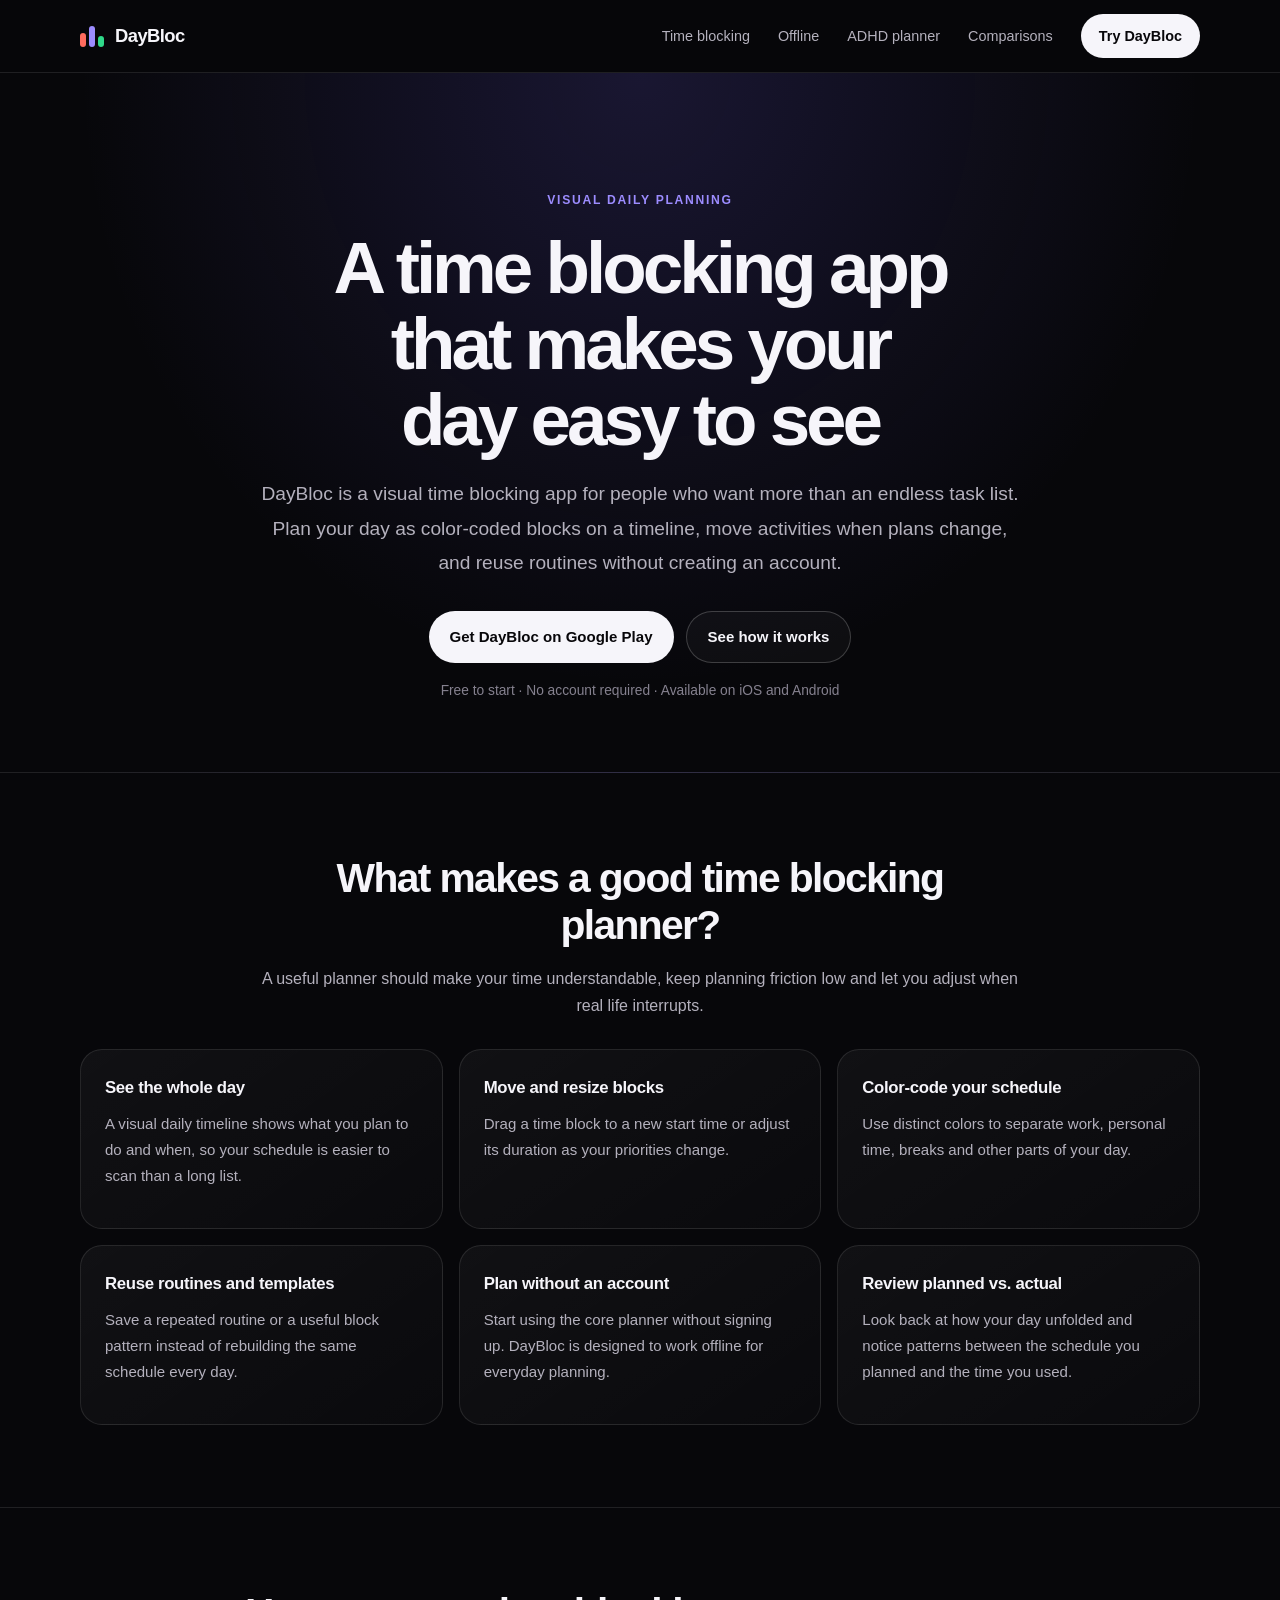
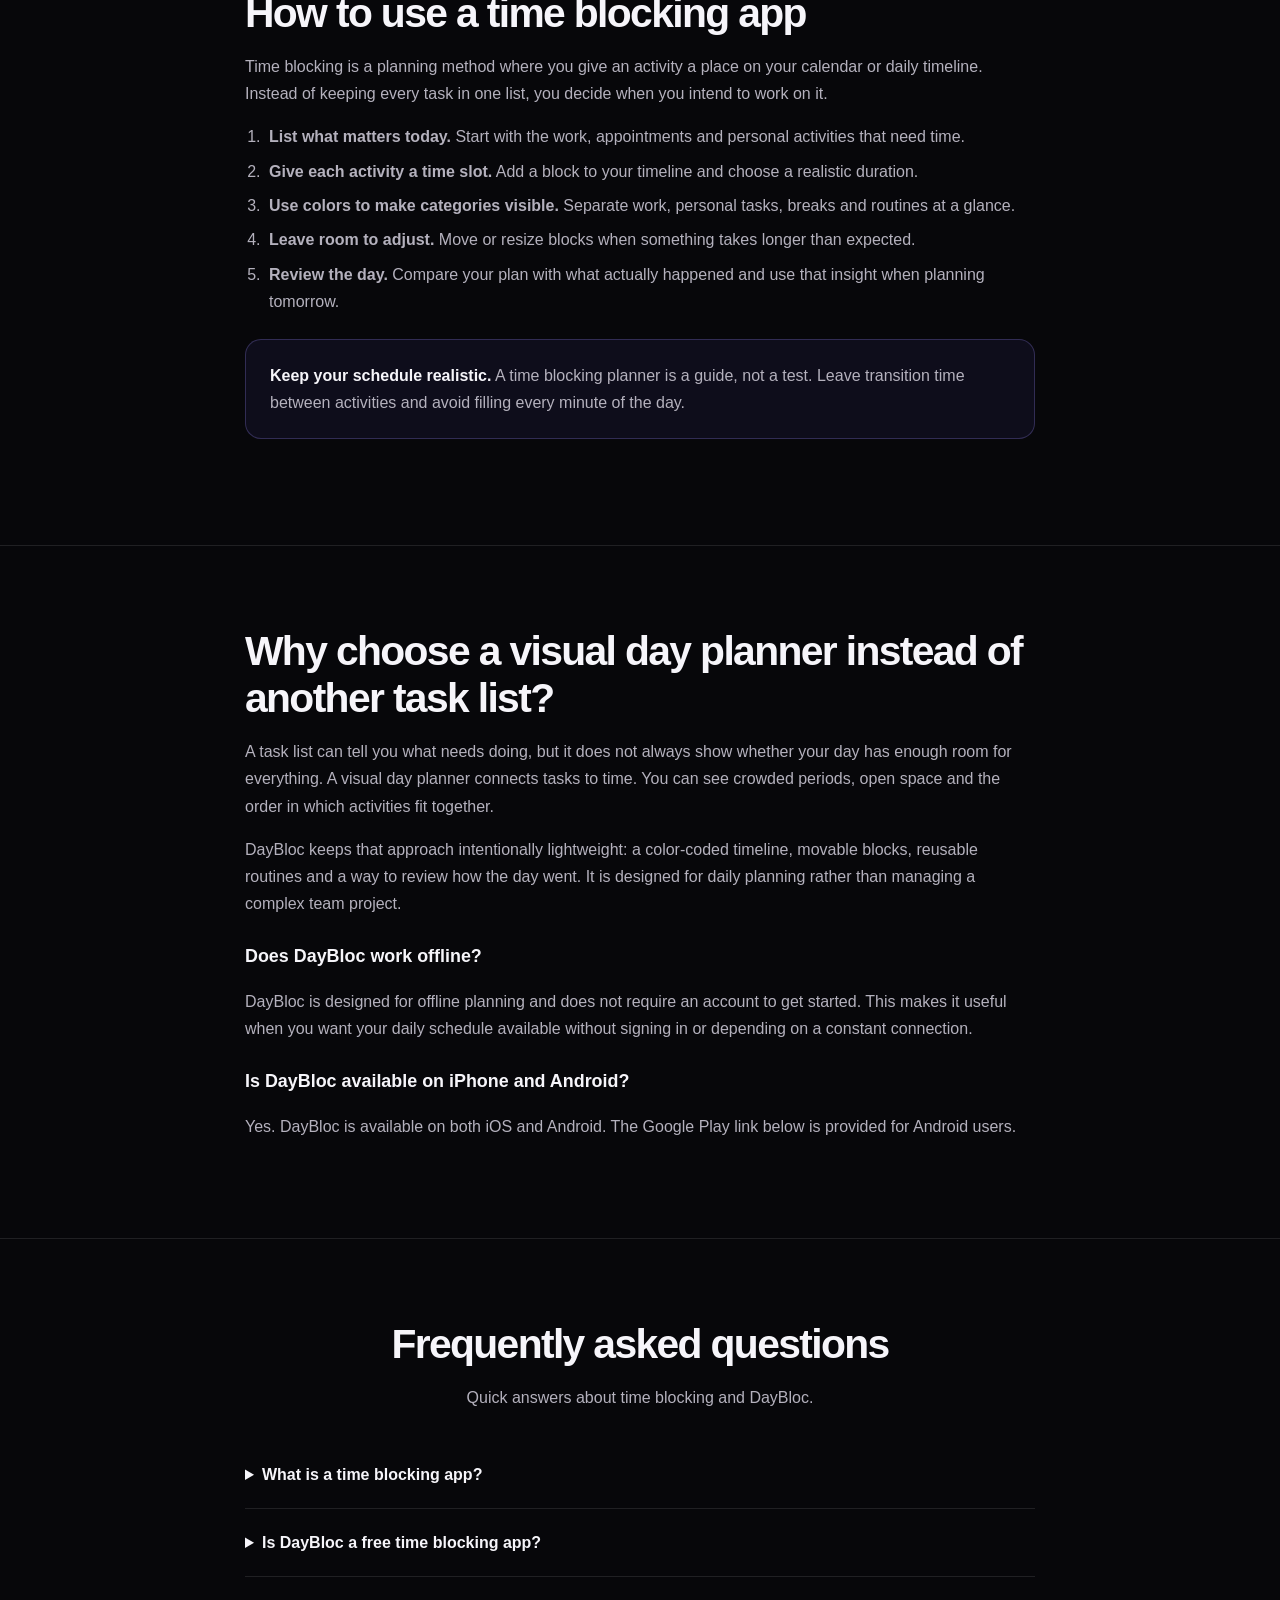
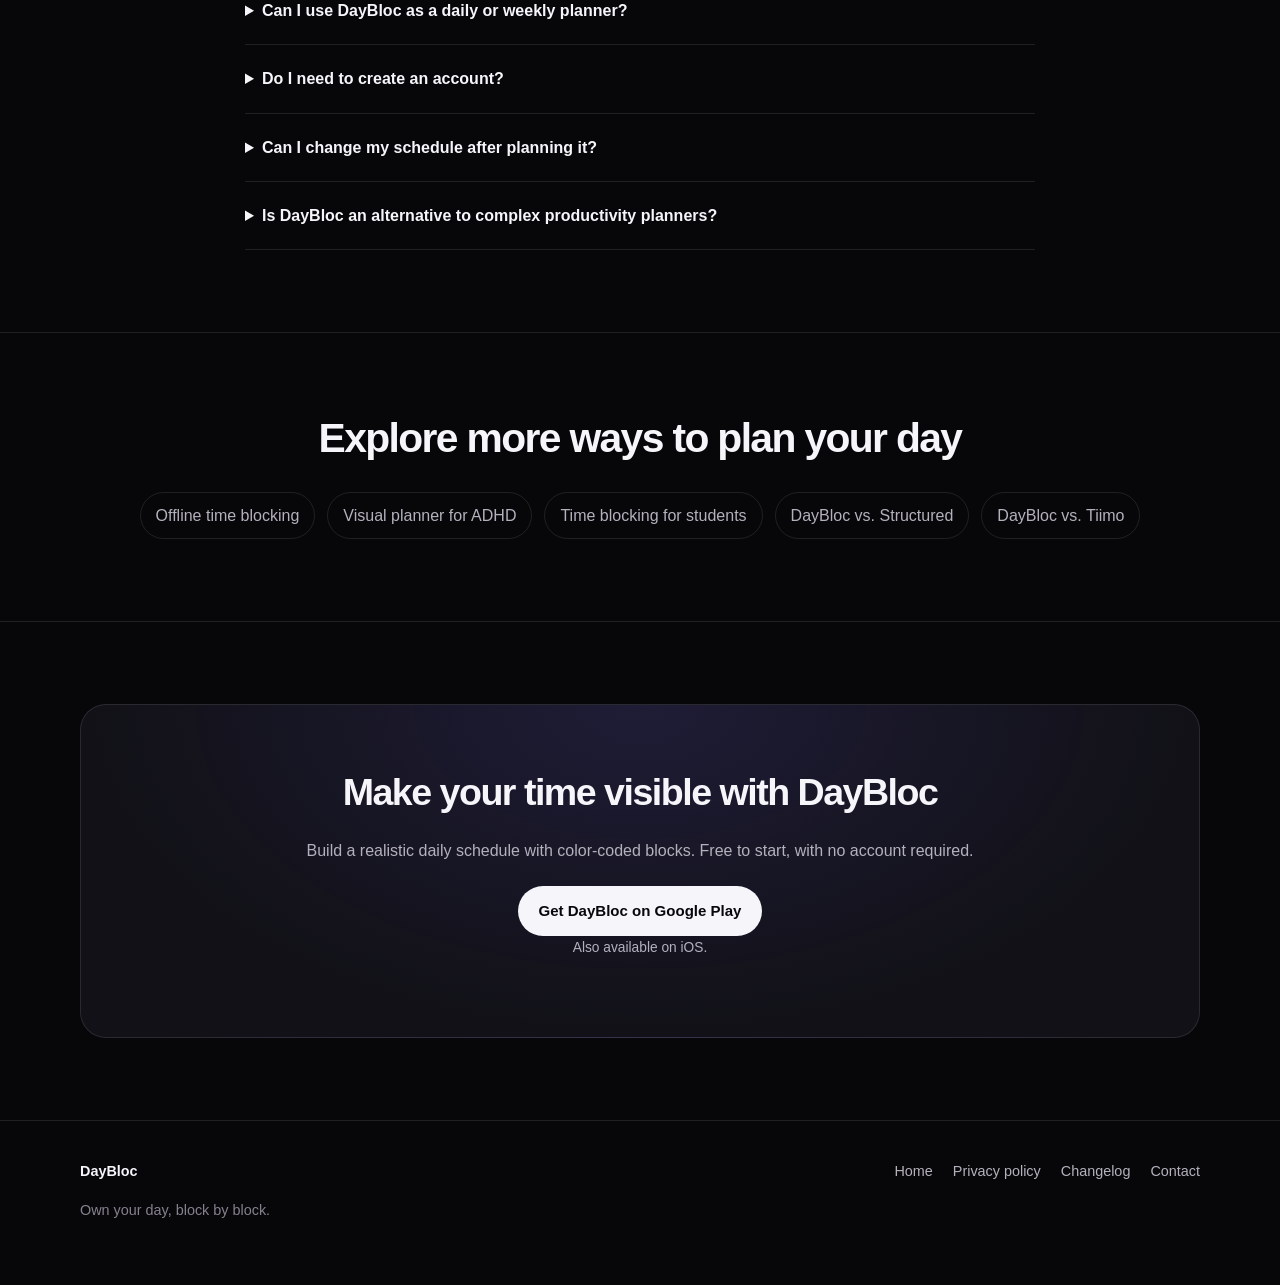
<file: adhd-planner/index.html>
<!doctype html>
<html lang="en">
<head>
  <meta charset="utf-8">
  <meta name="viewport" content="width=device-width, initial-scale=1">
  <title>Time Blocking App for Daily Planning | DayBloc</title>
  <meta name="description" content="Looking for a time blocking app? Plan your day on a visual timeline with color-coded blocks, reusable routines and offline planning. No account needed.">
  <meta name="robots" content="index,follow">
  <link rel="canonical" href="https://daybloc.app/time-blocking-app/">
  <meta property="og:type" content="website">
  <meta property="og:title" content="Time Blocking App for Daily Planning | DayBloc">
  <meta property="og:description" content="Build a realistic daily schedule with visual time blocks, reusable routines and offline planning.">
  <meta name="twitter:card" content="summary">
  <link rel="icon" href="../favicon.svg" type="image/svg+xml">
  <link rel="preconnect" href="https://api.fontshare.com">
  <link href="https://api.fontshare.com/v2/css?f[]=clash-display@600,700&amp;f[]=general-sans@400,500,600&amp;display=swap" rel="stylesheet">
  <link href="../assets/css/seo.css" rel="stylesheet">
  <script type="application/ld+json">
  {
    "@context":"https://schema.org",
    "@type":"SoftwareApplication",
    "name":"DayBloc",
    "applicationCategory":"ProductivityApplication",
    "operatingSystem":"iOS, Android",
    "url":"https://daybloc.app/",
    "description":"A visual time blocking app for daily planning with color-coded blocks, reusable routines and offline use.",
    "downloadUrl":"https://play.google.com/store/apps/details?id=com.daybloc.app",
    "offers":{"@type":"Offer","price":"0","priceCurrency":"USD"}
  }
  </script>
</head>
<body>
<header class="site-header">
  <div class="wrap nav">
    <a class="brand" href="../"><span class="brand-mark" aria-hidden="true"><i></i><i></i><i></i></span>DayBloc</a>
    <nav class="nav-links" aria-label="Main navigation">
      <a href="../time-blocking-app/" aria-current="page">Time blocking</a>
      <a href="../offline-time-blocking/">Offline</a>
      <a href="../adhd-planner/">ADHD planner</a>
      <a href="../vs/structured/">Comparisons</a>
      <a class="nav-cta" href="#download">Try DayBloc</a>
    </nav>
  </div>
</header>
<main>
  <section class="hero">
    <div class="wrap">
      <span class="eyebrow">VISUAL DAILY PLANNING</span>
      <h1>A time blocking app that makes your day easy to see</h1>
      <p class="lead">DayBloc is a visual time blocking app for people who want more than an endless task list. Plan your day as color-coded blocks on a timeline, move activities when plans change, and reuse routines without creating an account.</p>
      <div class="actions">
        <a class="btn btn-primary" href="https://play.google.com/store/apps/details?id=com.daybloc.app&referrer=utm_source%3Dweb%26utm_medium%3Dlanding%26utm_campaign%3Dweb" target="_blank" rel="noopener">Get DayBloc on Google Play</a>
        <a class="btn btn-secondary" href="#how-it-works">See how it works</a>
      </div>
      <p class="trust-line">Free to start · No account required · Available on iOS and Android</p>
    </div>
  </section>

  <section class="content-section">
    <div class="wrap">
      <div class="section-heading">
        <h2>What makes a good time blocking planner?</h2>
        <p>A useful planner should make your time understandable, keep planning friction low and let you adjust when real life interrupts.</p>
      </div>
      <div class="feature-grid">
        <article class="feature-card"><h3>See the whole day</h3><p>A visual daily timeline shows what you plan to do and when, so your schedule is easier to scan than a long list.</p></article>
        <article class="feature-card"><h3>Move and resize blocks</h3><p>Drag a time block to a new start time or adjust its duration as your priorities change.</p></article>
        <article class="feature-card"><h3>Color-code your schedule</h3><p>Use distinct colors to separate work, personal time, breaks and other parts of your day.</p></article>
        <article class="feature-card"><h3>Reuse routines and templates</h3><p>Save a repeated routine or a useful block pattern instead of rebuilding the same schedule every day.</p></article>
        <article class="feature-card"><h3>Plan without an account</h3><p>Start using the core planner without signing up. DayBloc is designed to work offline for everyday planning.</p></article>
        <article class="feature-card"><h3>Review planned vs. actual</h3><p>Look back at how your day unfolded and notice patterns between the schedule you planned and the time you used.</p></article>
      </div>
    </div>
  </section>

  <section class="content-section" id="how-it-works">
    <div class="wrap section-copy">
      <h2>How to use a time blocking app</h2>
      <p>Time blocking is a planning method where you give an activity a place on your calendar or daily timeline. Instead of keeping every task in one list, you decide when you intend to work on it.</p>
      <ol>
        <li><strong>List what matters today.</strong> Start with the work, appointments and personal activities that need time.</li>
        <li><strong>Give each activity a time slot.</strong> Add a block to your timeline and choose a realistic duration.</li>
        <li><strong>Use colors to make categories visible.</strong> Separate work, personal tasks, breaks and routines at a glance.</li>
        <li><strong>Leave room to adjust.</strong> Move or resize blocks when something takes longer than expected.</li>
        <li><strong>Review the day.</strong> Compare your plan with what actually happened and use that insight when planning tomorrow.</li>
      </ol>
      <div class="callout"><strong>Keep your schedule realistic.</strong> A time blocking planner is a guide, not a test. Leave transition time between activities and avoid filling every minute of the day.</div>
    </div>
  </section>

  <section class="content-section">
    <div class="wrap section-copy">
      <h2>Why choose a visual day planner instead of another task list?</h2>
      <p>A task list can tell you what needs doing, but it does not always show whether your day has enough room for everything. A visual day planner connects tasks to time. You can see crowded periods, open space and the order in which activities fit together.</p>
      <p>DayBloc keeps that approach intentionally lightweight: a color-coded timeline, movable blocks, reusable routines and a way to review how the day went. It is designed for daily planning rather than managing a complex team project.</p>
      <h3>Does DayBloc work offline?</h3>
      <p>DayBloc is designed for offline planning and does not require an account to get started. This makes it useful when you want your daily schedule available without signing in or depending on a constant connection.</p>
      <h3>Is DayBloc available on iPhone and Android?</h3>
      <p>Yes. DayBloc is available on both iOS and Android. The Google Play link below is provided for Android users.</p>
    </div>
  </section>

  <section class="content-section">
    <div class="wrap">
      <div class="section-heading"><h2>Frequently asked questions</h2><p>Quick answers about time blocking and DayBloc.</p></div>
      <div class="faq-list">
        <details><summary>What is a time blocking app?</summary><p>A time blocking app helps you assign activities to specific periods of the day. It displays your plans on a timeline so you can see how your time is allocated.</p></details>
        <details><summary>Is DayBloc a free time blocking app?</summary><p>DayBloc is free to start. Some additional features are offered through DayBloc Pro. Check the in-app plan details for the current feature and pricing information.</p></details>
        <details><summary>Can I use DayBloc as a daily or weekly planner?</summary><p>Yes. DayBloc is designed around visual time blocks for planning your day and reviewing your schedule. You can reuse routines and templates when building recurring patterns.</p></details>
        <details><summary>Do I need to create an account?</summary><p>No account is required to start using DayBloc.</p></details>
        <details><summary>Can I change my schedule after planning it?</summary><p>Yes. You can move and resize blocks as your day changes, rather than rebuilding the entire plan from scratch.</p></details>
        <details><summary>Is DayBloc an alternative to complex productivity planners?</summary><p>DayBloc focuses on a simple visual daily timeline, color-coded blocks and reusable routines. It may suit people who want a focused day planner rather than a broad project-management workspace.</p></details>
      </div>
    </div>
  </section>

  <section class="content-section">
    <div class="wrap">
      <div class="section-heading"><h2>Explore more ways to plan your day</h2></div>
      <div class="internal-links">
        <a href="../offline-time-blocking/">Offline time blocking</a>
        <a href="../adhd-planner/">Visual planner for ADHD</a>
        <a href="../time-blocking-for-students/">Time blocking for students</a>
        <a href="../vs/structured/">DayBloc vs. Structured</a>
        <a href="../vs/tiimo/">DayBloc vs. Tiimo</a>
      </div>
    </div>
  </section>

  <section class="content-section" id="download">
    <div class="wrap"><div class="download-panel">
      <h2>Make your time visible with DayBloc</h2>
      <p>Build a realistic daily schedule with color-coded blocks. Free to start, with no account required.</p>
      <a class="btn btn-primary" href="https://play.google.com/store/apps/details?id=com.daybloc.app&referrer=utm_source%3Dweb%26utm_medium%3Dlanding%26utm_campaign%3Dweb" target="_blank" rel="noopener">Get DayBloc on Google Play</a>
      <p class="trust-line">Also available on iOS.</p>
    </div></div>
  </section>
</main>
<footer><div class="wrap footer-top">
  <div><strong>DayBloc</strong><p>Own your day, block by block.</p></div>
  <div class="footer-links"><a href="../">Home</a><a href="../privacy_policy.txt">Privacy policy</a><a href="../changelog/">Changelog</a><a href="mailto:dayblocapp@gmail.com">Contact</a></div>
</div></footer>
</body>
</html>
</file>
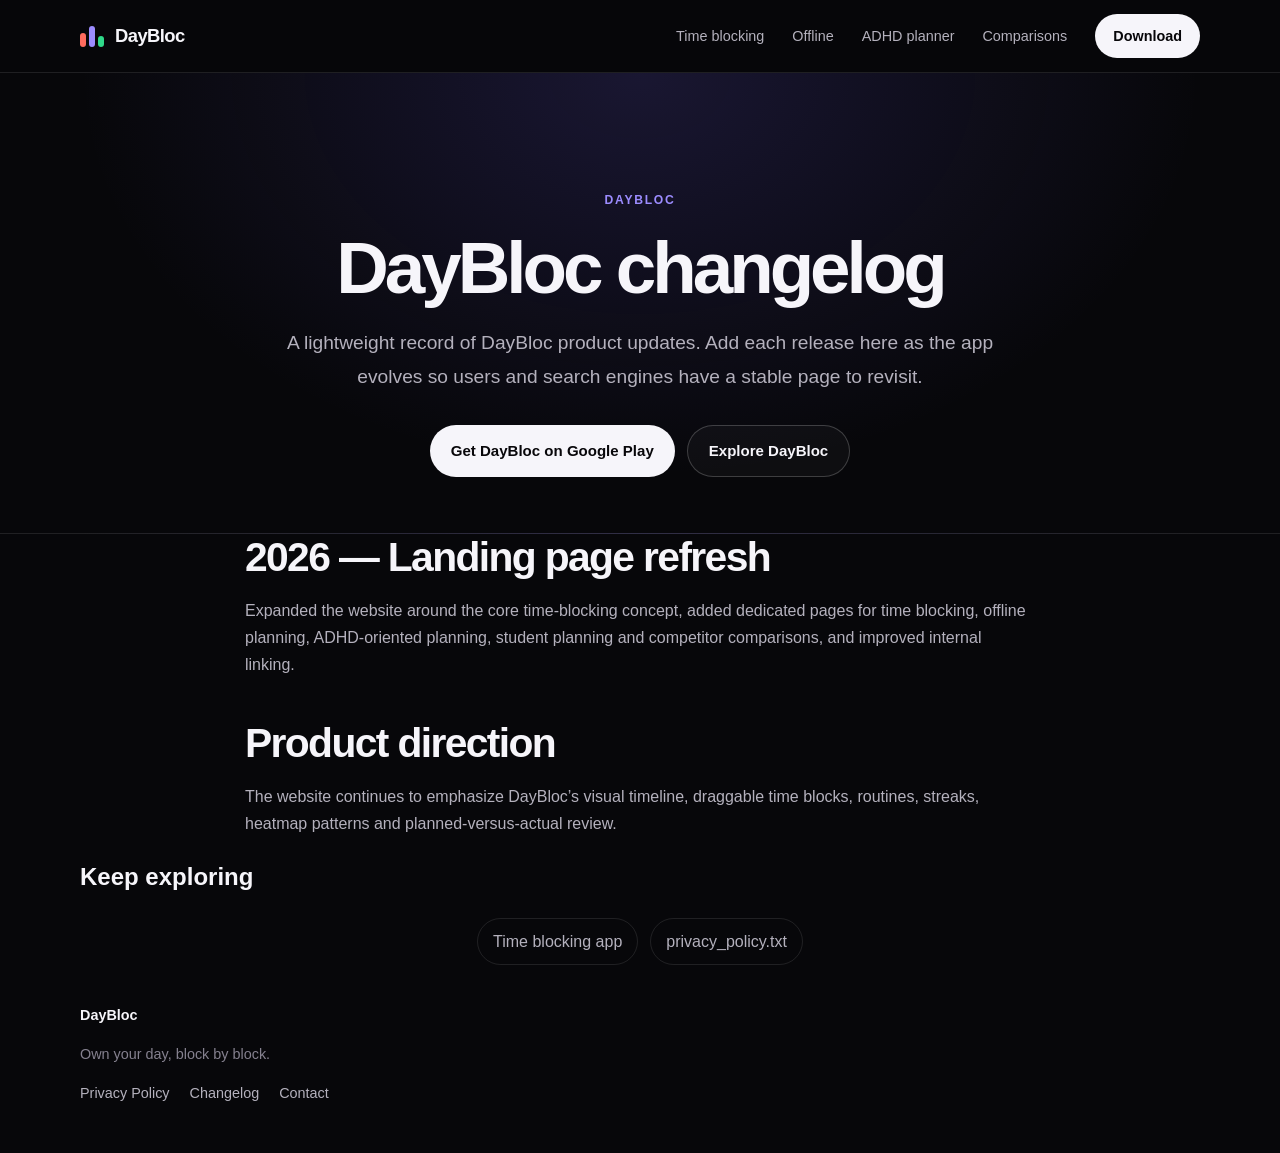
<file: changelog/index.html>
<!doctype html>
<html lang="en">
 <head>
  <meta charset="utf-8"/>
  <meta content="width=device-width,initial-scale=1" name="viewport"/>
  <title>
   DayBloc Changelog | Updates
  </title>
  <meta content="DayBloc updates, improvements and product changes." name="description"/>
  <meta content="index,follow" name="robots"/>
  <link href="https://daybloc.app/changelog/" rel="canonical"/>
  <link href="../assets/css/seo.css" rel="stylesheet"/>
  <link href="../favicon.svg" rel="icon"/>
  <link href="https://api.fontshare.com" rel="preconnect"/>
  <link href="https://api.fontshare.com/v2/css?f[]=clash-display@600,700&amp;f[]=general-sans@400,500,600&amp;display=swap" rel="stylesheet"/>
 </head>
 <body>
  <header class="site-header">
   <div class="wrap nav">
    <a class="brand" href="../">
     <span class="brand-mark">
      <i>
      </i>
      <i>
      </i>
      <i>
      </i>
     </span>
     DayBloc
    </a>
    <nav class="nav-links">
     <a href="../time-blocking-app/">
      Time blocking
     </a>
     <a href="../offline-time-blocking/">
      Offline
     </a>
     <a href="../adhd-planner/">
      ADHD planner
     </a>
     <a href="../vs/structured/">
      Comparisons
     </a>
     <a class="nav-cta" href="https://play.google.com/store/apps/details?id=com.daybloc.app">
      Download
     </a>
    </nav>
   </div>
  </header>
  <main>
   <section class="hero">
    <div class="wrap">
     <span class="eyebrow">
      DAYBLOC
     </span>
     <h1>
      DayBloc changelog
     </h1>
     <p class="lead">
      A lightweight record of DayBloc product updates. Add each release here as the app evolves so users and search engines have a stable page to revisit.
     </p>
     <div class="actions">
      <a class="btn btn-primary" href="https://play.google.com/store/apps/details?id=com.daybloc.app">
       Get DayBloc on Google Play
      </a>
      <a class="btn btn-secondary" href="../">
       Explore DayBloc
      </a>
     </div>
    </div>
   </section>
   <div class="section-copy">
    <h2>
     2026 &mdash; Landing page refresh
    </h2>
    <p>
     Expanded the website around the core time-blocking concept, added dedicated pages for time blocking, offline planning, ADHD-oriented planning, student planning and competitor comparisons, and improved internal linking.
    </p>
   </div>
   <div class="section-copy">
    <h2>
     Product direction
    </h2>
    <p>
     The website continues to emphasize DayBloc&rsquo;s visual timeline, draggable time blocks, routines, streaks, heatmap patterns and planned-versus-actual review.
    </p>
   </div>
   <section class="section">
    <div class="wrap">
     <h2>
      Keep exploring
     </h2>
     <div class="internal-links">
      <a href="../time-blocking-app/">
       Time blocking app
      </a>
      <a href="../privacy_policy.txt">
       privacy_policy.txt
      </a>
     </div>
    </div>
   </section>
  </main>
  <footer>
   <div class="wrap">
    <strong>
     DayBloc
    </strong>
    <p>
     Own your day, block by block.
    </p>
    <div class="footer-links">
     <a href="../privacy_policy.txt">
      Privacy Policy
     </a>
     <a href="../changelog/">
      Changelog
     </a>
     <a href="mailto:dayblocapp@gmail.com">
      Contact
     </a>
    </div>
   </div>
  </footer>
 </body>
</html>
</file>
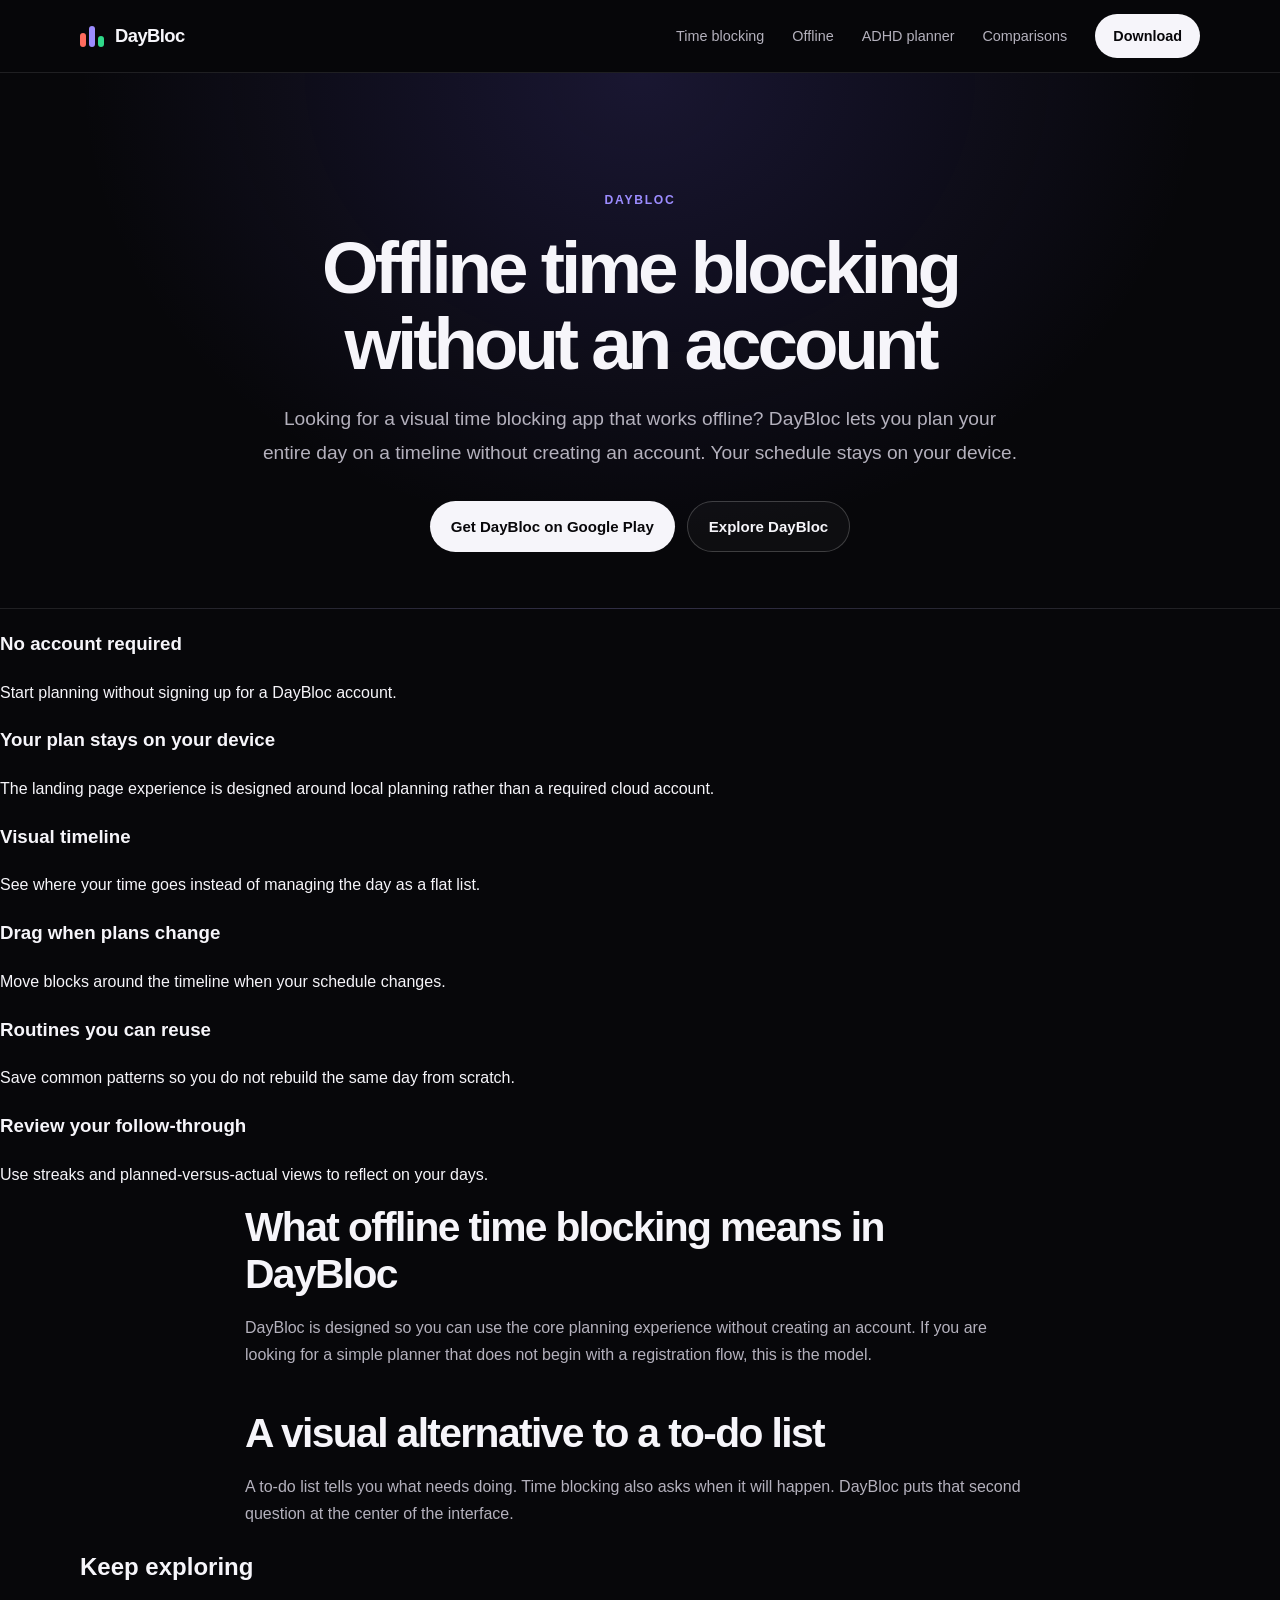
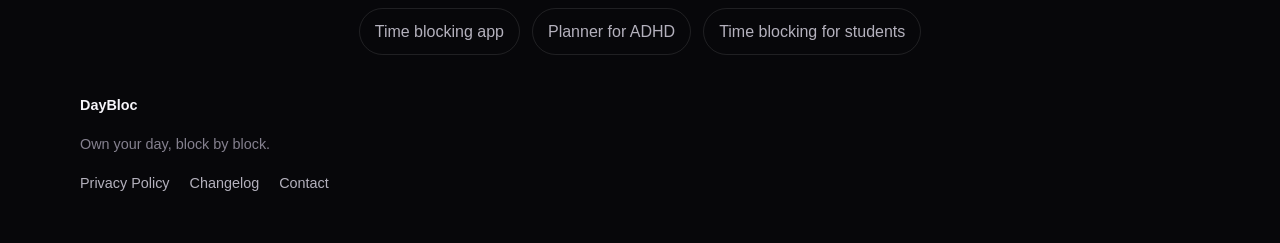
<file: offline-time-blocking/index.html>
<!doctype html>
<html lang="en">
 <head>
  <meta charset="utf-8"/>
  <meta content="width=device-width,initial-scale=1" name="viewport"/>
<title>Offline Time Blocking App | No Account Needed | DayBloc</title>
 <meta name="description" content="Plan your day offline with DayBloc. A visual time blocking app that works without an account and keeps your schedule on your device.">  <meta content="index,follow" name="robots"/>
  <link href="https://daybloc.app/offline-time-blocking/" rel="canonical"/>
  <link href="../assets/css/seo.css" rel="stylesheet"/>
  <link href="../favicon.svg" rel="icon"/>
  <link href="https://api.fontshare.com" rel="preconnect"/>
  <link href="https://api.fontshare.com/v2/css?f[]=clash-display@600,700&amp;f[]=general-sans@400,500,600&amp;display=swap" rel="stylesheet"/>
 </head>
 <body>
  <header class="site-header">
   <div class="wrap nav">
    <a class="brand" href="../">
     <span class="brand-mark">
      <i>
      </i>
      <i>
      </i>
      <i>
      </i>
     </span>
     DayBloc
    </a>
    <nav class="nav-links">
     <a href="../time-blocking-app/">
      Time blocking
     </a>
     <a href="../offline-time-blocking/">
      Offline
     </a>
     <a href="../adhd-planner/">
      ADHD planner
     </a>
     <a href="../vs/structured/">
      Comparisons
     </a>
     <a class="nav-cta" href="https://play.google.com/store/apps/details?id=com.daybloc.app">
      Download
     </a>
    </nav>
   </div>
  </header>
  <main>
   <section class="hero">
    <div class="wrap">
     <span class="eyebrow">
      DAYBLOC
     </span>
<h1>Offline time blocking without an account</h1>
<p class="lead">
  Looking for a visual time blocking app that works offline? 
  DayBloc lets you plan your entire day on a timeline without creating an account. 
  Your schedule stays on your device.
</p>
     <div class="actions">
      <a class="btn btn-primary" href="https://play.google.com/store/apps/details?id=com.daybloc.app">
       Get DayBloc on Google Play
      </a>
      <a class="btn btn-secondary" href="../">
       Explore DayBloc
      </a>
     </div>
    </div>
   </section>
   <div class="grid">
    <article class="card">
     <h3>
      No account required
     </h3>
     <p>
      Start planning without signing up for a DayBloc account.
     </p>
    </article>
    <article class="card">
     <h3>
      Your plan stays on your device
     </h3>
     <p>
      The landing page experience is designed around local planning rather than a required cloud account.
     </p>
    </article>
    <article class="card">
     <h3>
      Visual timeline
     </h3>
     <p>
      See where your time goes instead of managing the day as a flat list.
     </p>
    </article>
    <article class="card">
     <h3>
      Drag when plans change
     </h3>
     <p>
      Move blocks around the timeline when your schedule changes.
     </p>
    </article>
    <article class="card">
     <h3>
      Routines you can reuse
     </h3>
     <p>
      Save common patterns so you do not rebuild the same day from scratch.
     </p>
    </article>
    <article class="card">
     <h3>
      Review your follow-through
     </h3>
     <p>
      Use streaks and planned-versus-actual views to reflect on your days.
     </p>
    </article>
   </div>
   <div class="section-copy">
<h2>What offline time blocking means in DayBloc</h2>
    <p>
     DayBloc is designed so you can use the core planning experience without creating an account. If you are looking for a simple planner that does not begin with a registration flow, this is the model.
    </p>
   </div>
   <div class="section-copy">
    <h2>
     A visual alternative to a to-do list
    </h2>
    <p>
     A to-do list tells you what needs doing. Time blocking also asks when it will happen. DayBloc puts that second question at the center of the interface.
    </p>
   </div>
   <section class="section">
    <div class="wrap">
     <h2>
      Keep exploring
     </h2>
     <div class="internal-links">
      <a href="../time-blocking-app/">
       Time blocking app
      </a>
      <a href="../adhd-planner/">
       Planner for ADHD
      </a>
      <a href="../time-blocking-for-students/">
       Time blocking for students
      </a>
     </div>
    </div>
   </section>
  </main>
  <footer>
   <div class="wrap">
    <strong>
     DayBloc
    </strong>
    <p>
     Own your day, block by block.
    </p>
    <div class="footer-links">
     <a href="../privacy_policy.txt">
      Privacy Policy
     </a>
     <a href="../changelog/">
      Changelog
     </a>
     <a href="mailto:dayblocapp@gmail.com">
      Contact
     </a>
    </div>
   </div>
  </footer>
 </body>
</html>
</file>
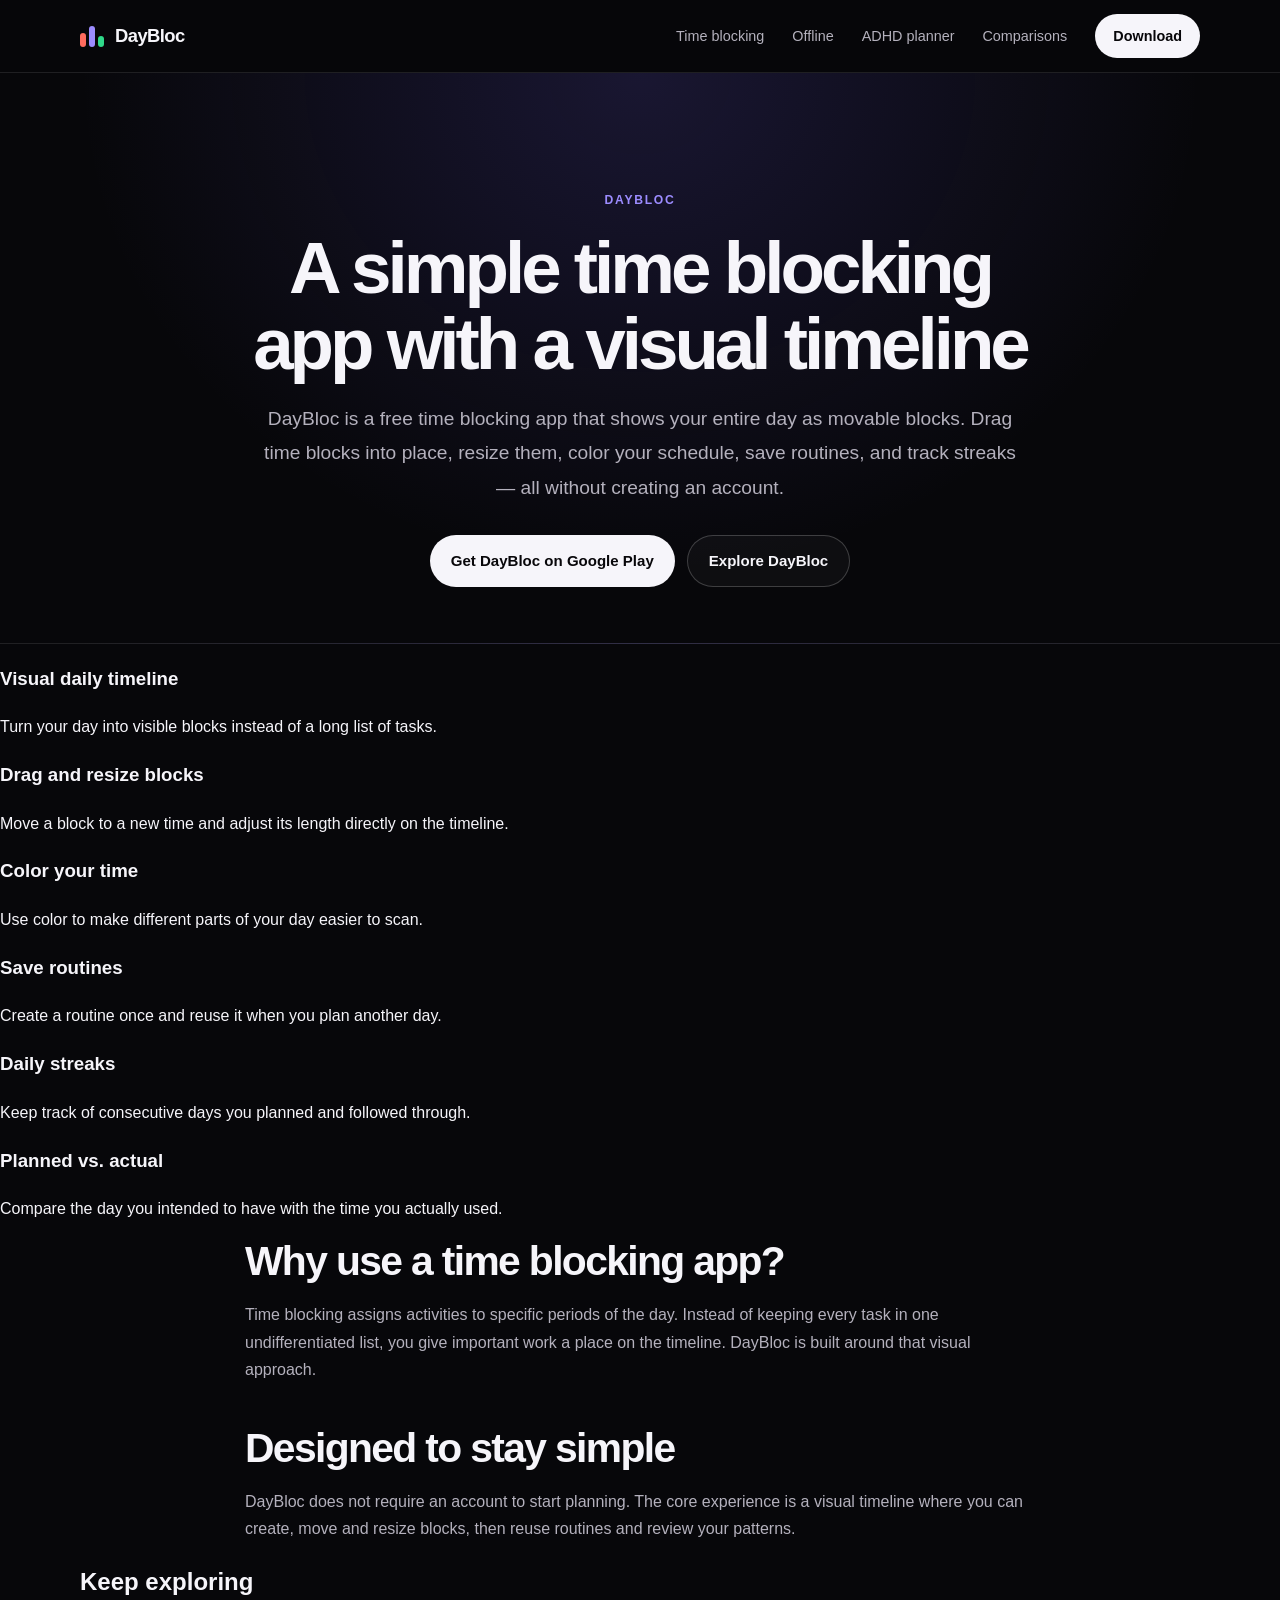
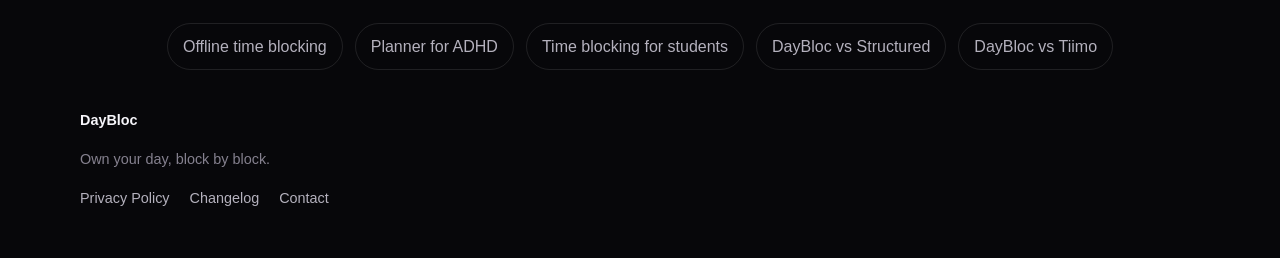
<file: time-blocking-app/index.html>
<!doctype html>
<html lang="en">
 <head>
  <meta charset="utf-8"/>
  <meta content="width=device-width,initial-scale=1" name="viewport"/>
<title>Time Blocking App | Visual Day Planner | DayBloc</title>
 <meta name="description" content="DayBloc is a simple time blocking app with a visual timeline. Drag blocks, color your day, save routines, and plan offline — no account required.">  <meta content="index,follow" name="robots"/>
  <link href="https://daybloc.app/time-blocking-app/" rel="canonical"/>
  <link href="../assets/css/seo.css" rel="stylesheet"/>
  <link href="../favicon.svg" rel="icon"/>
  <link href="https://api.fontshare.com" rel="preconnect"/>
  <link href="https://api.fontshare.com/v2/css?f[]=clash-display@600,700&amp;f[]=general-sans@400,500,600&amp;display=swap" rel="stylesheet"/>
 </head>
 <body>
  <header class="site-header">
   <div class="wrap nav">
    <a class="brand" href="../">
     <span class="brand-mark">
      <i>
      </i>
      <i>
      </i>
      <i>
      </i>
     </span>
     DayBloc
    </a>
    <nav class="nav-links">
     <a href="../time-blocking-app/">
      Time blocking
     </a>
     <a href="../offline-time-blocking/">
      Offline
     </a>
     <a href="../adhd-planner/">
      ADHD planner
     </a>
     <a href="../vs/structured/">
      Comparisons
     </a>
     <a class="nav-cta" href="https://play.google.com/store/apps/details?id=com.daybloc.app">
      Download
     </a>
    </nav>
   </div>
  </header>
  <main>
   <section class="hero">
    <div class="wrap">
     <span class="eyebrow">
      DAYBLOC
     </span>
    <h1>A simple time blocking app with a visual timeline</h1>
<p class="lead">
  DayBloc is a free time blocking app that shows your entire day as movable blocks. 
  Drag time blocks into place, resize them, color your schedule, save routines, 
  and track streaks — all without creating an account.
</p>
     <div class="actions">
      <a class="btn btn-primary" href="https://play.google.com/store/apps/details?id=com.daybloc.app">
       Get DayBloc on Google Play
      </a>
      <a class="btn btn-secondary" href="../">
       Explore DayBloc
      </a>
     </div>
    </div>
   </section>
   <div class="grid">
    <article class="card">
     <h3>
      Visual daily timeline
     </h3>
     <p>
      Turn your day into visible blocks instead of a long list of tasks.
     </p>
    </article>
    <article class="card">
     <h3>
      Drag and resize blocks
     </h3>
     <p>
      Move a block to a new time and adjust its length directly on the timeline.
     </p>
    </article>
    <article class="card">
     <h3>
      Color your time
     </h3>
     <p>
      Use color to make different parts of your day easier to scan.
     </p>
    </article>
    <article class="card">
     <h3>
      Save routines
     </h3>
     <p>
      Create a routine once and reuse it when you plan another day.
     </p>
    </article>
    <article class="card">
     <h3>
      Daily streaks
     </h3>
     <p>
      Keep track of consecutive days you planned and followed through.
     </p>
    </article>
    <article class="card">
     <h3>
      Planned vs. actual
     </h3>
     <p>
      Compare the day you intended to have with the time you actually used.
     </p>
    </article>
   </div>
   <div class="section-copy">
<h2>Why use a time blocking app?</h2>
    <p>
     Time blocking assigns activities to specific periods of the day. Instead of keeping every task in one undifferentiated list, you give important work a place on the timeline. DayBloc is built around that visual approach.
    </p>
   </div>
   <div class="section-copy">
    <h2>
     Designed to stay simple
    </h2>
    <p>
     DayBloc does not require an account to start planning. The core experience is a visual timeline where you can create, move and resize blocks, then reuse routines and review your patterns.
    </p>
   </div>
   <section class="section">
    <div class="wrap">
     <h2>
      Keep exploring
     </h2>
     <div class="internal-links">
      <a href="../offline-time-blocking/">
       Offline time blocking
      </a>
      <a href="../adhd-planner/">
       Planner for ADHD
      </a>
      <a href="../time-blocking-for-students/">
       Time blocking for students
      </a>
      <a href="../vs/structured/">
       DayBloc vs Structured
      </a>
      <a href="../vs/tiimo/">
       DayBloc vs Tiimo
      </a>
     </div>
    </div>
   </section>
  </main>
  <footer>
   <div class="wrap">
    <strong>
     DayBloc
    </strong>
    <p>
     Own your day, block by block.
    </p>
    <div class="footer-links">
     <a href="../privacy_policy.txt">
      Privacy Policy
     </a>
     <a href="../changelog/">
      Changelog
     </a>
     <a href="mailto:dayblocapp@gmail.com">
      Contact
     </a>
    </div>
   </div>
  </footer>
 </body>
</html>
</file>
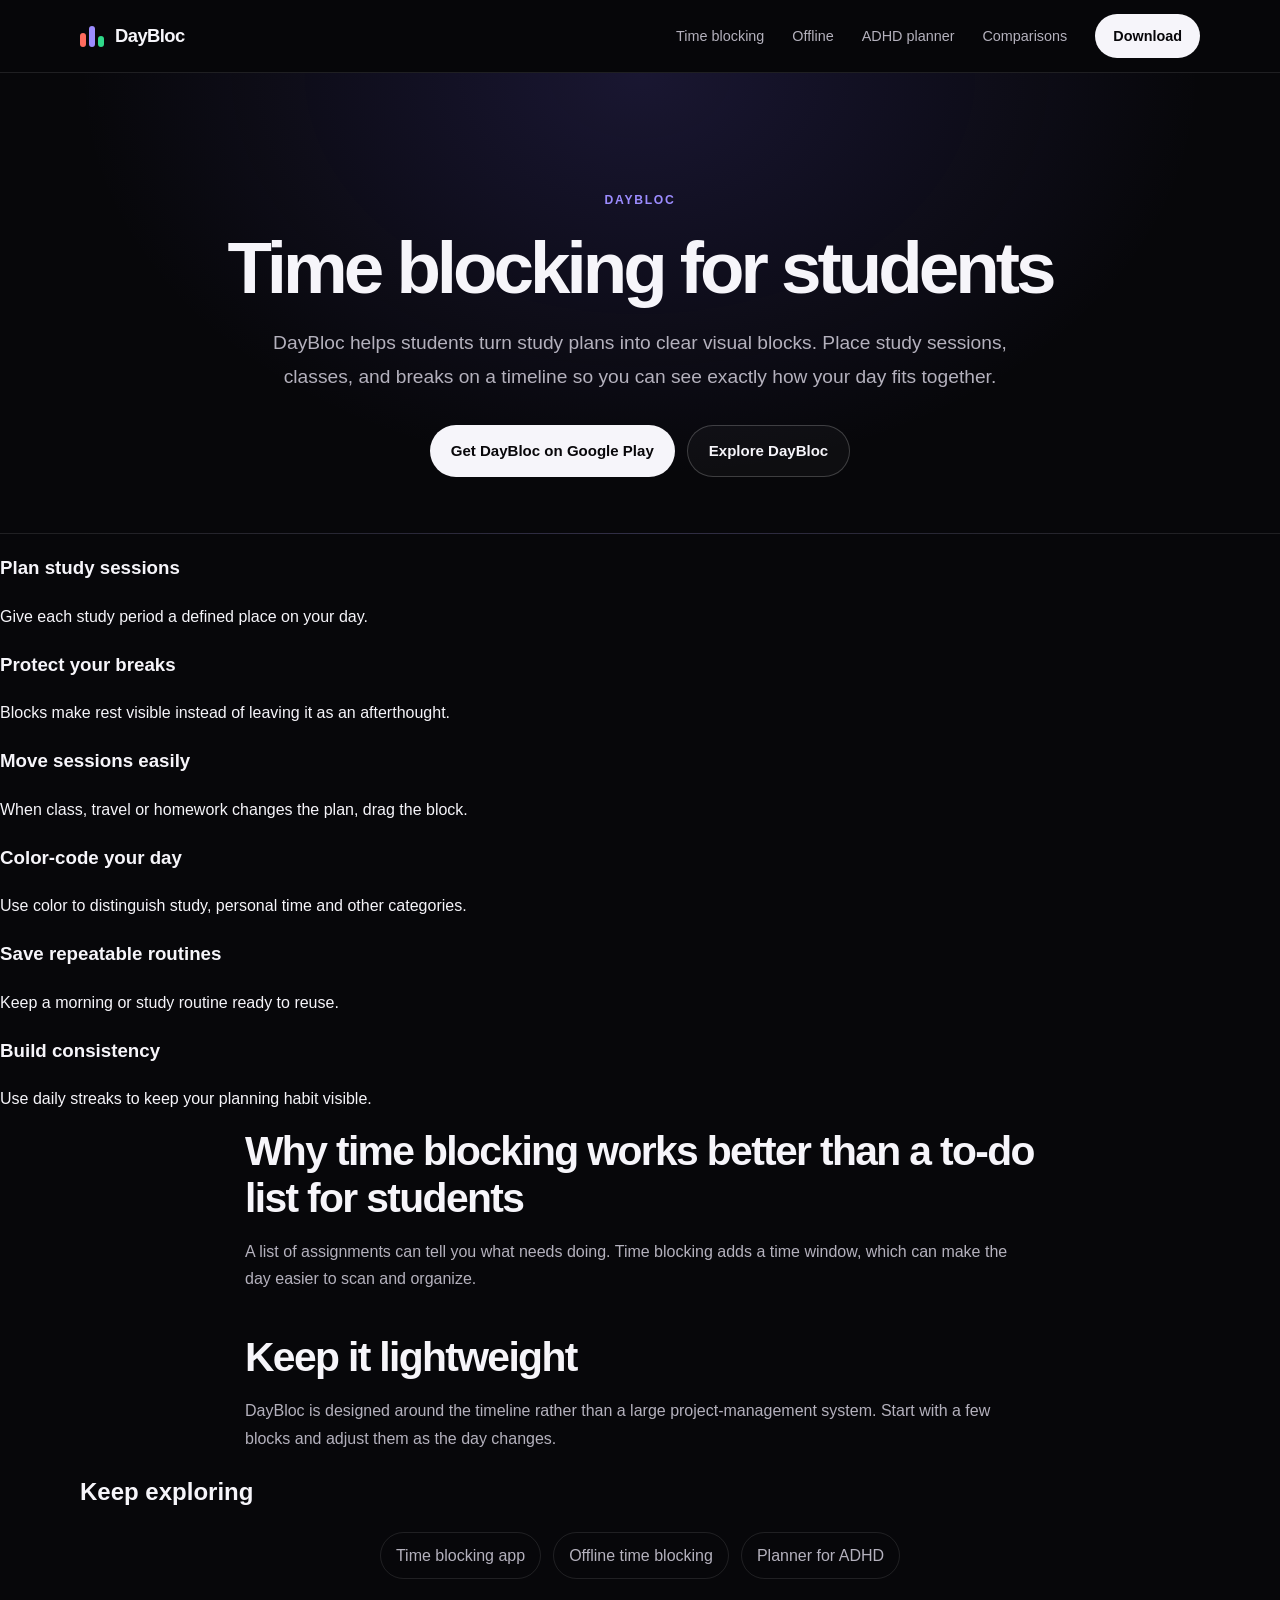
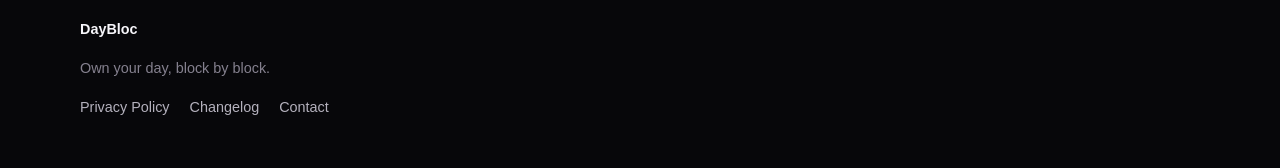
<file: time-blocking-for-students/index.html>
<!doctype html>
<html lang="en">
 <head>
  <meta charset="utf-8"/>
  <meta content="width=device-width,initial-scale=1" name="viewport"/>
<title>Time Blocking for Students | Study Planner App | DayBloc</title>
  <meta name="description" content="Use DayBloc as a visual time blocking planner for students. Plan study sessions, classes, and breaks on a timeline — free and no account required.">  <meta content="index,follow" name="robots"/>
  <link href="https://daybloc.app/time-blocking-for-students/" rel="canonical"/>
  <link href="../assets/css/seo.css" rel="stylesheet"/>
  <link href="../favicon.svg" rel="icon"/>
  <link href="https://api.fontshare.com" rel="preconnect"/>
  <link href="https://api.fontshare.com/v2/css?f[]=clash-display@600,700&amp;f[]=general-sans@400,500,600&amp;display=swap" rel="stylesheet"/>
 </head>
 <body>
  <header class="site-header">
   <div class="wrap nav">
    <a class="brand" href="../">
     <span class="brand-mark">
      <i>
      </i>
      <i>
      </i>
      <i>
      </i>
     </span>
     DayBloc
    </a>
    <nav class="nav-links">
     <a href="../time-blocking-app/">
      Time blocking
     </a>
     <a href="../offline-time-blocking/">
      Offline
     </a>
     <a href="../adhd-planner/">
      ADHD planner
     </a>
     <a href="../vs/structured/">
      Comparisons
     </a>
     <a class="nav-cta" href="https://play.google.com/store/apps/details?id=com.daybloc.app">
      Download
     </a>
    </nav>
   </div>
  </header>
  <main>
   <section class="hero">
    <div class="wrap">
     <span class="eyebrow">
      DAYBLOC
     </span>
     <h1>
      Time blocking for students
     </h1>
<p class="lead">
  DayBloc helps students turn study plans into clear visual blocks. 
  Place study sessions, classes, and breaks on a timeline so you can see exactly 
  how your day fits together.
</p>
     <div class="actions">
      <a class="btn btn-primary" href="https://play.google.com/store/apps/details?id=com.daybloc.app">
       Get DayBloc on Google Play
      </a>
      <a class="btn btn-secondary" href="../">
       Explore DayBloc
      </a>
     </div>
    </div>
   </section>
   <div class="grid">
    <article class="card">
     <h3>
      Plan study sessions
     </h3>
     <p>
      Give each study period a defined place on your day.
     </p>
    </article>
    <article class="card">
     <h3>
      Protect your breaks
     </h3>
     <p>
      Blocks make rest visible instead of leaving it as an afterthought.
     </p>
    </article>
    <article class="card">
     <h3>
      Move sessions easily
     </h3>
     <p>
      When class, travel or homework changes the plan, drag the block.
     </p>
    </article>
    <article class="card">
     <h3>
      Color-code your day
     </h3>
     <p>
      Use color to distinguish study, personal time and other categories.
     </p>
    </article>
    <article class="card">
     <h3>
      Save repeatable routines
     </h3>
     <p>
      Keep a morning or study routine ready to reuse.
     </p>
    </article>
    <article class="card">
     <h3>
      Build consistency
     </h3>
     <p>
      Use daily streaks to keep your planning habit visible.
     </p>
    </article>
   </div>
   <div class="section-copy">
<h2>Why time blocking works better than a to-do list for students</h2>
    <p>
     A list of assignments can tell you what needs doing. Time blocking adds a time window, which can make the day easier to scan and organize.
    </p>
   </div>
   <div class="section-copy">
    <h2>
     Keep it lightweight
    </h2>
    <p>
     DayBloc is designed around the timeline rather than a large project-management system. Start with a few blocks and adjust them as the day changes.
    </p>
   </div>
   <section class="section">
    <div class="wrap">
     <h2>
      Keep exploring
     </h2>
     <div class="internal-links">
      <a href="../time-blocking-app/">
       Time blocking app
      </a>
      <a href="../offline-time-blocking/">
       Offline time blocking
      </a>
      <a href="../adhd-planner/">
       Planner for ADHD
      </a>
     </div>
    </div>
   </section>
  </main>
  <footer>
   <div class="wrap">
    <strong>
     DayBloc
    </strong>
    <p>
     Own your day, block by block.
    </p>
    <div class="footer-links">
     <a href="../privacy_policy.txt">
      Privacy Policy
     </a>
     <a href="../changelog/">
      Changelog
     </a>
     <a href="mailto:dayblocapp@gmail.com">
      Contact
     </a>
    </div>
   </div>
  </footer>
 </body>
</html>
</file>
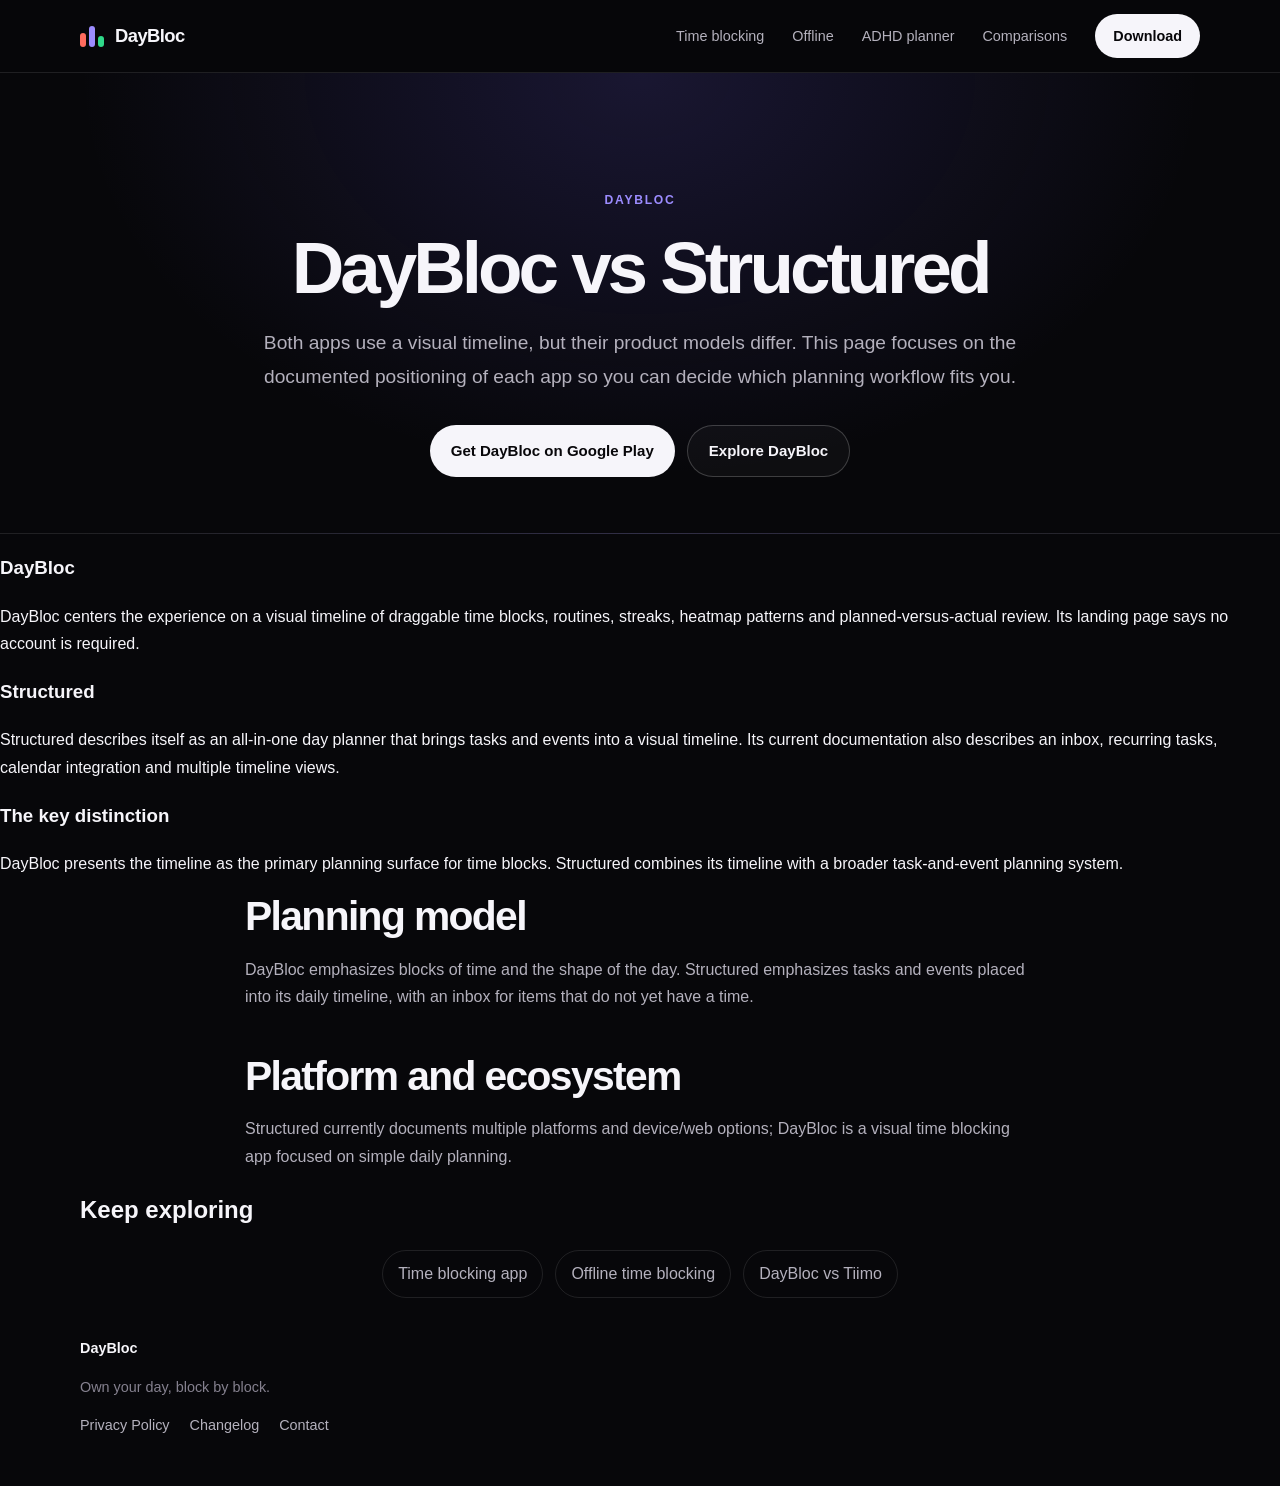
<file: vs/structured/index.html>
<!doctype html>
<html lang="en">
 <head>
  <meta charset="utf-8"/>
  <meta content="width=device-width,initial-scale=1" name="viewport"/>
  <title>
   DayBloc vs Structured: Time Blocking Apps Compared
  </title>
  <meta content="Compare DayBloc and Structured by planning model, timeline, routines and account requirements." name="description"/>
  <meta content="index,follow" name="robots"/>
  <link href="https://daybloc.app/vs/structured/" rel="canonical"/>
  <link href="../../assets/css/seo.css" rel="stylesheet"/>
  <link href="../../favicon.svg" rel="icon"/>
  <link href="https://api.fontshare.com" rel="preconnect"/>
  <link href="https://api.fontshare.com/v2/css?f[]=clash-display@600,700&amp;f[]=general-sans@400,500,600&amp;display=swap" rel="stylesheet"/>
 </head>
 <body>
  <header class="site-header">
   <div class="wrap nav">
    <a class="brand" href="../../">
     <span class="brand-mark">
      <i>
      </i>
      <i>
      </i>
      <i>
      </i>
     </span>
     DayBloc
    </a>
    <nav class="nav-links">
     <a href="../../time-blocking-app/">
      Time blocking
     </a>
     <a href="../../offline-time-blocking/">
      Offline
     </a>
     <a href="../../adhd-planner/">
      ADHD planner
     </a>
     <a href="../../vs/structured/">
      Comparisons
     </a>
     <a class="nav-cta" href="https://play.google.com/store/apps/details?id=com.daybloc.app">
      Download
     </a>
    </nav>
   </div>
  </header>
  <main>
   <section class="hero">
    <div class="wrap">
     <span class="eyebrow">
      DAYBLOC
     </span>
     <h1>
      DayBloc vs Structured
     </h1>
     <p class="lead">
      Both apps use a visual timeline, but their product models differ. This page focuses on the documented positioning of each app so you can decide which planning workflow fits you.
     </p>
     <div class="actions">
      <a class="btn btn-primary" href="https://play.google.com/store/apps/details?id=com.daybloc.app">
       Get DayBloc on Google Play
      </a>
      <a class="btn btn-secondary" href="../../">
       Explore DayBloc
      </a>
     </div>
    </div>
   </section>
   <div class="grid">
    <article class="card">
     <h3>
      DayBloc
     </h3>
     <p>
      DayBloc centers the experience on a visual timeline of draggable time blocks, routines, streaks, heatmap patterns and planned-versus-actual review. Its landing page says no account is required.
     </p>
    </article>
    <article class="card">
     <h3>
      Structured
     </h3>
     <p>
      Structured describes itself as an all-in-one day planner that brings tasks and events into a visual timeline. Its current documentation also describes an inbox, recurring tasks, calendar integration and multiple timeline views.
     </p>
    </article>
    <article class="card">
     <h3>
      The key distinction
     </h3>
     <p>
      DayBloc presents the timeline as the primary planning surface for time blocks. Structured combines its timeline with a broader task-and-event planning system.
     </p>
    </article>
   </div>
   <div class="section-copy">
    <h2>
     Planning model
    </h2>
    <p>
     DayBloc emphasizes blocks of time and the shape of the day. Structured emphasizes tasks and events placed into its daily timeline, with an inbox for items that do not yet have a time.
    </p>
   </div>
   <div class="section-copy">
    <h2>
     Platform and ecosystem
    </h2>
    <p>
     Structured currently documents multiple platforms and device/web options; DayBloc is a visual time blocking app focused on simple daily planning.
    </p>
   </div>
   <section class="section">
    <div class="wrap">
     <h2>
      Keep exploring
     </h2>
     <div class="internal-links">
      <a href="../../time-blocking-app/">
       Time blocking app
      </a>
      <a href="../../offline-time-blocking/">
       Offline time blocking
      </a>
      <a href="../../vs/tiimo/">
       DayBloc vs Tiimo
      </a>
     </div>
    </div>
   </section>
  </main>
  <footer>
   <div class="wrap">
    <strong>
     DayBloc
    </strong>
    <p>
     Own your day, block by block.
    </p>
    <div class="footer-links">
     <a href="../../privacy_policy.txt">
      Privacy Policy
     </a>
     <a href="../../changelog/">
      Changelog
     </a>
     <a href="mailto:dayblocapp@gmail.com">
      Contact
     </a>
    </div>
   </div>
  </footer>
 </body>
</html>
</file>
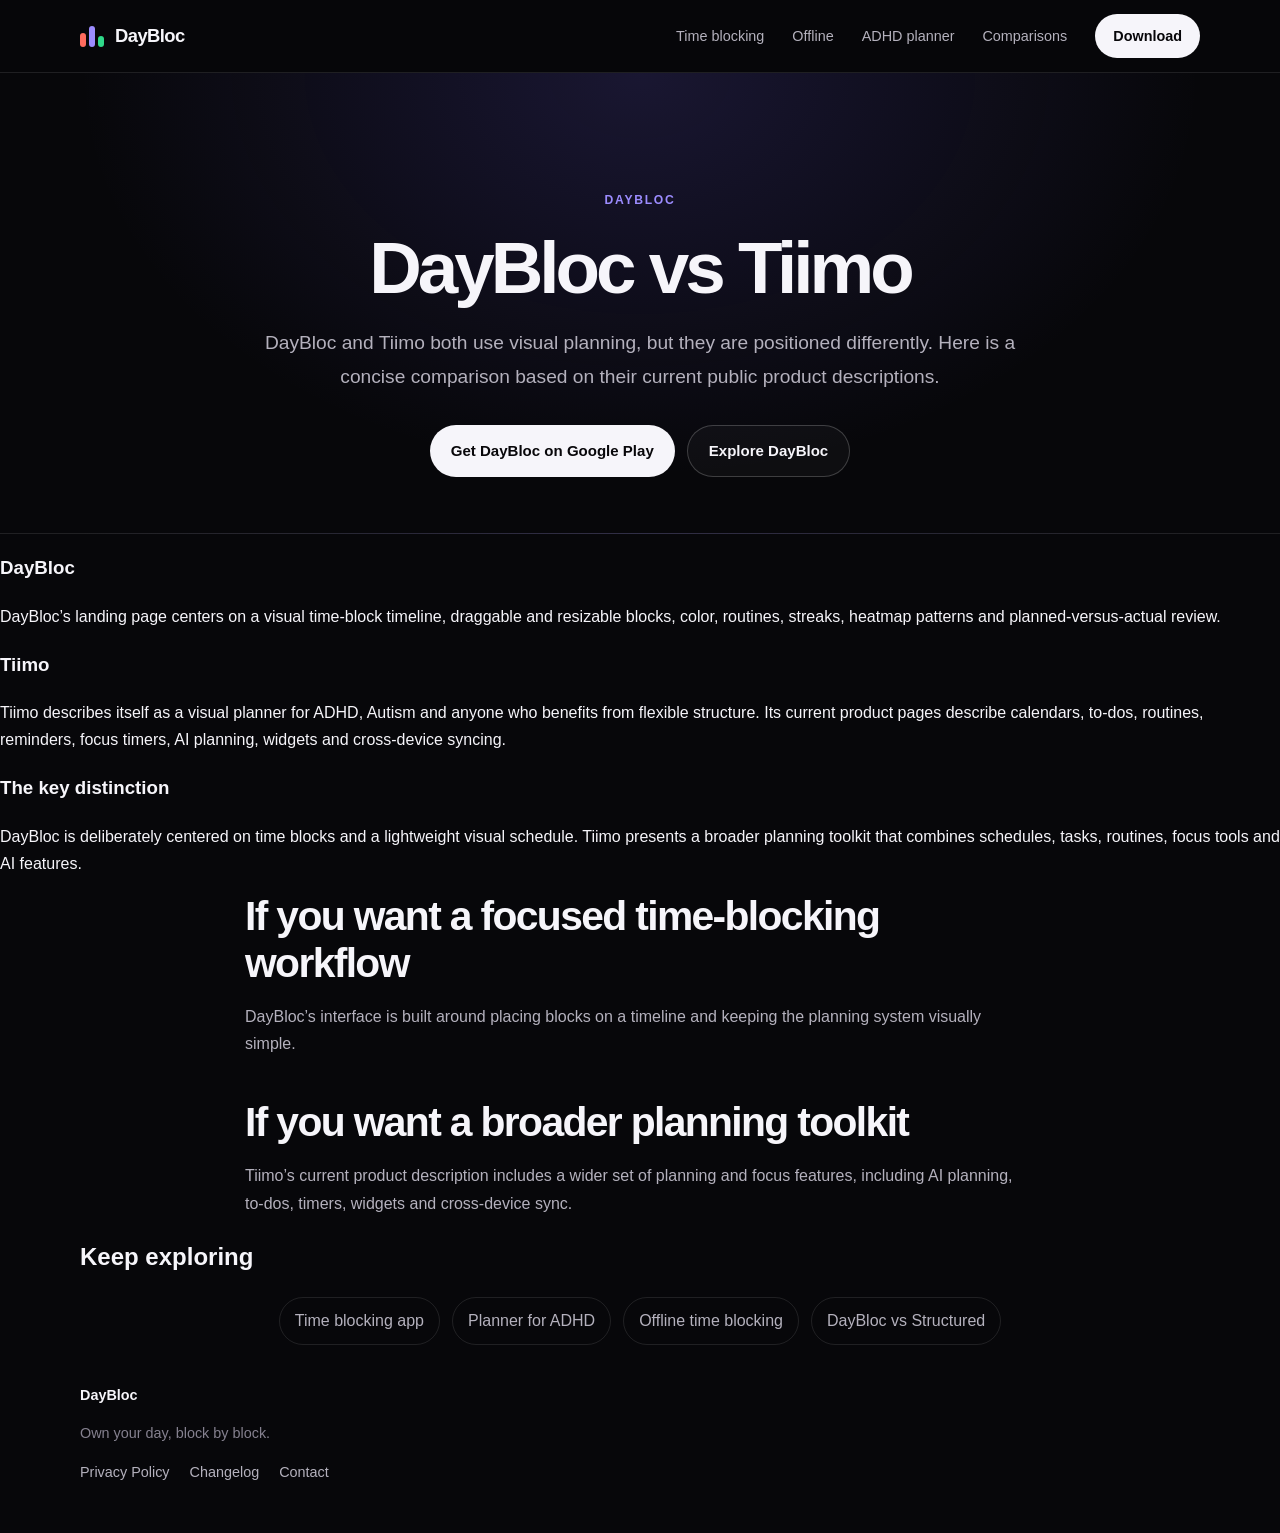
<file: vs/tiimo/index.html>
<!doctype html>
<html lang="en">
 <head>
  <meta charset="utf-8"/>
  <meta content="width=device-width,initial-scale=1" name="viewport"/>
  <title>
   DayBloc vs Tiimo: Visual Daily Planner Apps Compared
  </title>
  <meta content="Compare DayBloc and Tiimo by visual planning approach, routines, flexibility and platform model." name="description"/>
  <meta content="index,follow" name="robots"/>
  <link href="https://daybloc.app/vs/tiimo/" rel="canonical"/>
  <link href="../../assets/css/seo.css" rel="stylesheet"/>
  <link href="../../favicon.svg" rel="icon"/>
  <link href="https://api.fontshare.com" rel="preconnect"/>
  <link href="https://api.fontshare.com/v2/css?f[]=clash-display@600,700&amp;f[]=general-sans@400,500,600&amp;display=swap" rel="stylesheet"/>
 </head>
 <body>
  <header class="site-header">
   <div class="wrap nav">
    <a class="brand" href="../../">
     <span class="brand-mark">
      <i>
      </i>
      <i>
      </i>
      <i>
      </i>
     </span>
     DayBloc
    </a>
    <nav class="nav-links">
     <a href="../../time-blocking-app/">
      Time blocking
     </a>
     <a href="../../offline-time-blocking/">
      Offline
     </a>
     <a href="../../adhd-planner/">
      ADHD planner
     </a>
     <a href="../../vs/structured/">
      Comparisons
     </a>
     <a class="nav-cta" href="https://play.google.com/store/apps/details?id=com.daybloc.app">
      Download
     </a>
    </nav>
   </div>
  </header>
  <main>
   <section class="hero">
    <div class="wrap">
     <span class="eyebrow">
      DAYBLOC
     </span>
     <h1>
      DayBloc vs Tiimo
     </h1>
     <p class="lead">
      DayBloc and Tiimo both use visual planning, but they are positioned differently. Here is a concise comparison based on their current public product descriptions.
     </p>
     <div class="actions">
      <a class="btn btn-primary" href="https://play.google.com/store/apps/details?id=com.daybloc.app">
       Get DayBloc on Google Play
      </a>
      <a class="btn btn-secondary" href="../../">
       Explore DayBloc
      </a>
     </div>
    </div>
   </section>
   <div class="grid">
    <article class="card">
     <h3>
      DayBloc
     </h3>
     <p>
      DayBloc&rsquo;s landing page centers on a visual time-block timeline, draggable and resizable blocks, color, routines, streaks, heatmap patterns and planned-versus-actual review.
     </p>
    </article>
    <article class="card">
     <h3>
      Tiimo
     </h3>
     <p>
      Tiimo describes itself as a visual planner for ADHD, Autism and anyone who benefits from flexible structure. Its current product pages describe calendars, to-dos, routines, reminders, focus timers, AI planning, widgets and cross-device syncing.
     </p>
    </article>
    <article class="card">
     <h3>
      The key distinction
     </h3>
     <p>
      DayBloc is deliberately centered on time blocks and a lightweight visual schedule. Tiimo presents a broader planning toolkit that combines schedules, tasks, routines, focus tools and AI features.
     </p>
    </article>
   </div>
   <div class="section-copy">
    <h2>
     If you want a focused time-blocking workflow
    </h2>
    <p>
     DayBloc&rsquo;s interface is built around placing blocks on a timeline and keeping the planning system visually simple.
    </p>
   </div>
   <div class="section-copy">
    <h2>
     If you want a broader planning toolkit
    </h2>
    <p>
     Tiimo&rsquo;s current product description includes a wider set of planning and focus features, including AI planning, to-dos, timers, widgets and cross-device sync.
    </p>
   </div>
   <section class="section">
    <div class="wrap">
     <h2>
      Keep exploring
     </h2>
     <div class="internal-links">
      <a href="../../time-blocking-app/">
       Time blocking app
      </a>
      <a href="../../adhd-planner/">
       Planner for ADHD
      </a>
      <a href="../../offline-time-blocking/">
       Offline time blocking
      </a>
      <a href="../../vs/structured/">
       DayBloc vs Structured
      </a>
     </div>
    </div>
   </section>
  </main>
  <footer>
   <div class="wrap">
    <strong>
     DayBloc
    </strong>
    <p>
     Own your day, block by block.
    </p>
    <div class="footer-links">
     <a href="../../privacy_policy.txt">
      Privacy Policy
     </a>
     <a href="../../changelog/">
      Changelog
     </a>
     <a href="mailto:dayblocapp@gmail.com">
      Contact
     </a>
    </div>
   </div>
  </footer>
 </body>
</html>
</file>
<file: assets/css/seo.css>
/* DayBloc SEO landing pages: shared visual system */
:root {
  --seo-bg: #07070A;
  --seo-surface: #111117;
  --seo-surface-2: #15151D;
  --seo-line: rgba(255,255,255,.10);
  --seo-text: #F6F5FA;
  --seo-muted: #B4B1BD;
  --seo-soft: #85818F;
  --seo-violet: #9C8CFF;
  --seo-radius: 22px;
}
* { box-sizing: border-box; }
html { scroll-behavior: smooth; scroll-padding-top: 88px; }
body {
  margin: 0; min-width: 320px; background: var(--seo-bg); color: var(--seo-text);
  font-family: 'General Sans', -apple-system, BlinkMacSystemFont, 'Segoe UI', sans-serif;
  line-height: 1.7; -webkit-font-smoothing: antialiased;
}
a { color: inherit; }
a:focus-visible, button:focus-visible { outline: 2px solid var(--seo-violet); outline-offset: 4px; }
.wrap { width: min(1120px, calc(100% - 48px)); margin-inline: auto; }
.site-header {
  position: sticky; top: 0; z-index: 20; border-bottom: 1px solid var(--seo-line);
  background: rgba(7,7,10,.88); backdrop-filter: blur(16px); -webkit-backdrop-filter: blur(16px);
}
.nav { min-height: 72px; display:flex; align-items:center; justify-content:space-between; gap:24px; }
.brand { display:inline-flex; align-items:center; gap:11px; color:var(--seo-text); text-decoration:none; font-weight:700; font-size:1.15rem; letter-spacing:-.03em; }
.brand-mark { display:flex; align-items:flex-end; gap:3px; height:22px; }
.brand-mark i { display:block; width:6px; border-radius:3px; }
.brand-mark i:nth-child(1) { height:14px; background:#FF6B5E; }
.brand-mark i:nth-child(2) { height:21px; background:#9C8CFF; }
.brand-mark i:nth-child(3) { height:11px; background:#2FD98A; }
.nav-links { display:flex; align-items:center; gap:clamp(14px,2.2vw,28px); }
.nav-links a { color:var(--seo-muted); font-size:.9rem; text-decoration:none; transition:color .2s ease; }
.nav-links a:hover { color:var(--seo-text); }
.nav-links .nav-cta { padding:10px 18px; min-height:42px; display:inline-flex; align-items:center; border-radius:999px; background:#F6F5FA; color:#08070A; font-weight:700; }
.hero { padding:clamp(64px,9vw,112px) 0 56px; border-bottom:1px solid var(--seo-line); background:radial-gradient(ellipse at 50% 0%,rgba(108,92,231,.18),transparent 62%); }
.hero .wrap { max-width:900px; text-align:center; }
.eyebrow { display:inline-flex; align-items:center; gap:8px; color:var(--seo-violet); font-size:.76rem; font-weight:700; letter-spacing:.14em; text-transform:uppercase; }
.hero h1 { max-width:850px; margin:18px auto 20px; font-size:clamp(2.45rem,6vw,4.55rem); line-height:1.04; letter-spacing:-.055em; font-weight:700; text-wrap:balance; }
.lead { max-width:760px; margin:0 auto; color:var(--seo-muted); font-size:clamp(1.02rem,2vw,1.2rem); line-height:1.8; text-wrap:pretty; }
.actions { display:flex; justify-content:center; flex-wrap:wrap; gap:12px; margin-top:30px; }
.btn { min-height:48px; padding:12px 21px; border-radius:999px; display:inline-flex; justify-content:center; align-items:center; text-decoration:none; font-size:.94rem; font-weight:700; transition:transform .2s ease,background .2s ease,border-color .2s ease; }
.btn:hover { transform:translateY(-2px); }
.btn-primary { background:#F6F5FA; color:#08070A; }
.btn-primary:hover { background:#C2B8FF; }
.btn-secondary { border:1px solid rgba(255,255,255,.2); color:var(--seo-text); background:rgba(255,255,255,.03); }
.btn-secondary:hover { border-color:var(--seo-violet); background:rgba(156,140,255,.08); }
.trust-line { margin-top:16px; color:var(--seo-soft); font-size:.86rem; }
.content-section { padding:clamp(52px,7vw,82px) 0; border-bottom:1px solid var(--seo-line); }
.section-heading { max-width:760px; margin:0 auto 30px; text-align:center; }
.section-heading h2, .section-copy h2 { margin:0 0 14px; font-size:clamp(1.7rem,3.8vw,2.55rem); line-height:1.15; letter-spacing:-.04em; }
.section-heading p, .section-copy > p { color:var(--seo-muted); }
.feature-grid { display:grid; grid-template-columns:repeat(3,minmax(0,1fr)); gap:16px; }
.feature-card { min-height:180px; padding:24px; border:1px solid var(--seo-line); border-radius:var(--seo-radius); background:linear-gradient(145deg,rgba(255,255,255,.045),rgba(255,255,255,.015)); }
.feature-card h3 { margin:0 0 9px; font-size:1.05rem; letter-spacing:-.02em; }
.feature-card p { margin:0; color:var(--seo-muted); font-size:.94rem; line-height:1.7; }
.section-copy { max-width:790px; margin:0 auto; }
.section-copy + .section-copy { margin-top:42px; }
.section-copy h3 { margin:24px 0 8px; font-size:1.12rem; }
.section-copy p, .section-copy li { color:var(--seo-muted); }
.section-copy ul, .section-copy ol { padding-left:1.25rem; }
.section-copy li { padding-left:.25rem; margin:.45rem 0; }
.callout { padding:22px 24px; margin:24px 0; border:1px solid rgba(156,140,255,.25); border-radius:16px; background:rgba(108,92,231,.08); color:var(--seo-muted); }
.callout strong { color:var(--seo-text); }
.faq-list { max-width:790px; margin:0 auto; }
.faq-list details { padding:20px 0; border-bottom:1px solid var(--seo-line); }
.faq-list summary { cursor:pointer; font-weight:700; }
.faq-list details p { margin:12px 0 0; color:var(--seo-muted); }
.internal-links { display:flex; flex-wrap:wrap; justify-content:center; gap:12px; }
.internal-links a { display:inline-flex; min-height:44px; align-items:center; padding:9px 15px; border:1px solid var(--seo-line); border-radius:999px; color:var(--seo-muted); text-decoration:none; }
.internal-links a:hover { border-color:var(--seo-violet); color:var(--seo-text); }
.download-panel { text-align:center; padding:clamp(32px,5vw,56px); border:1px solid var(--seo-line); border-radius:26px; background:radial-gradient(ellipse at top,rgba(108,92,231,.15),transparent 70%),var(--seo-surface); }
.download-panel h2 { margin:0 0 12px; font-size:clamp(1.7rem,3.5vw,2.35rem); letter-spacing:-.04em; }
.download-panel p { color:var(--seo-muted); margin:0 0 22px; }
footer { padding:38px 0 48px; color:var(--seo-soft); font-size:.9rem; }
footer .footer-top { display:flex; justify-content:space-between; align-items:flex-start; gap:24px; flex-wrap:wrap; }
footer strong { color:var(--seo-text); }
.footer-links { display:flex; flex-wrap:wrap; gap:12px 20px; }
.footer-links a { color:var(--seo-muted); text-decoration:none; }
.footer-links a:hover { color:var(--seo-text); }
@media(max-width:760px) {
  .wrap { width:min(100% - 36px,1120px); }
  .nav { min-height:64px; }
  .nav-links { gap:12px; }
  .nav-links a:not(.nav-cta) { display:none; }
  .feature-grid { grid-template-columns:repeat(2,minmax(0,1fr)); }
  .hero { padding-top:66px; }
}
@media(max-width:520px) {
  .wrap { width:calc(100% - 32px); }
  .hero h1 { font-size:clamp(2.2rem,11vw,3.15rem); }
  .actions { display:grid; grid-template-columns:1fr; }
  .feature-grid { grid-template-columns:1fr; }
  .feature-card { min-height:0; padding:21px; }
  .content-section { padding:48px 0; }
}
@media(prefers-reduced-motion:reduce) {
  *,*::before,*::after { scroll-behavior:auto !important; animation-duration:.01ms !important; transition-duration:.01ms !important; }
}
</file>
